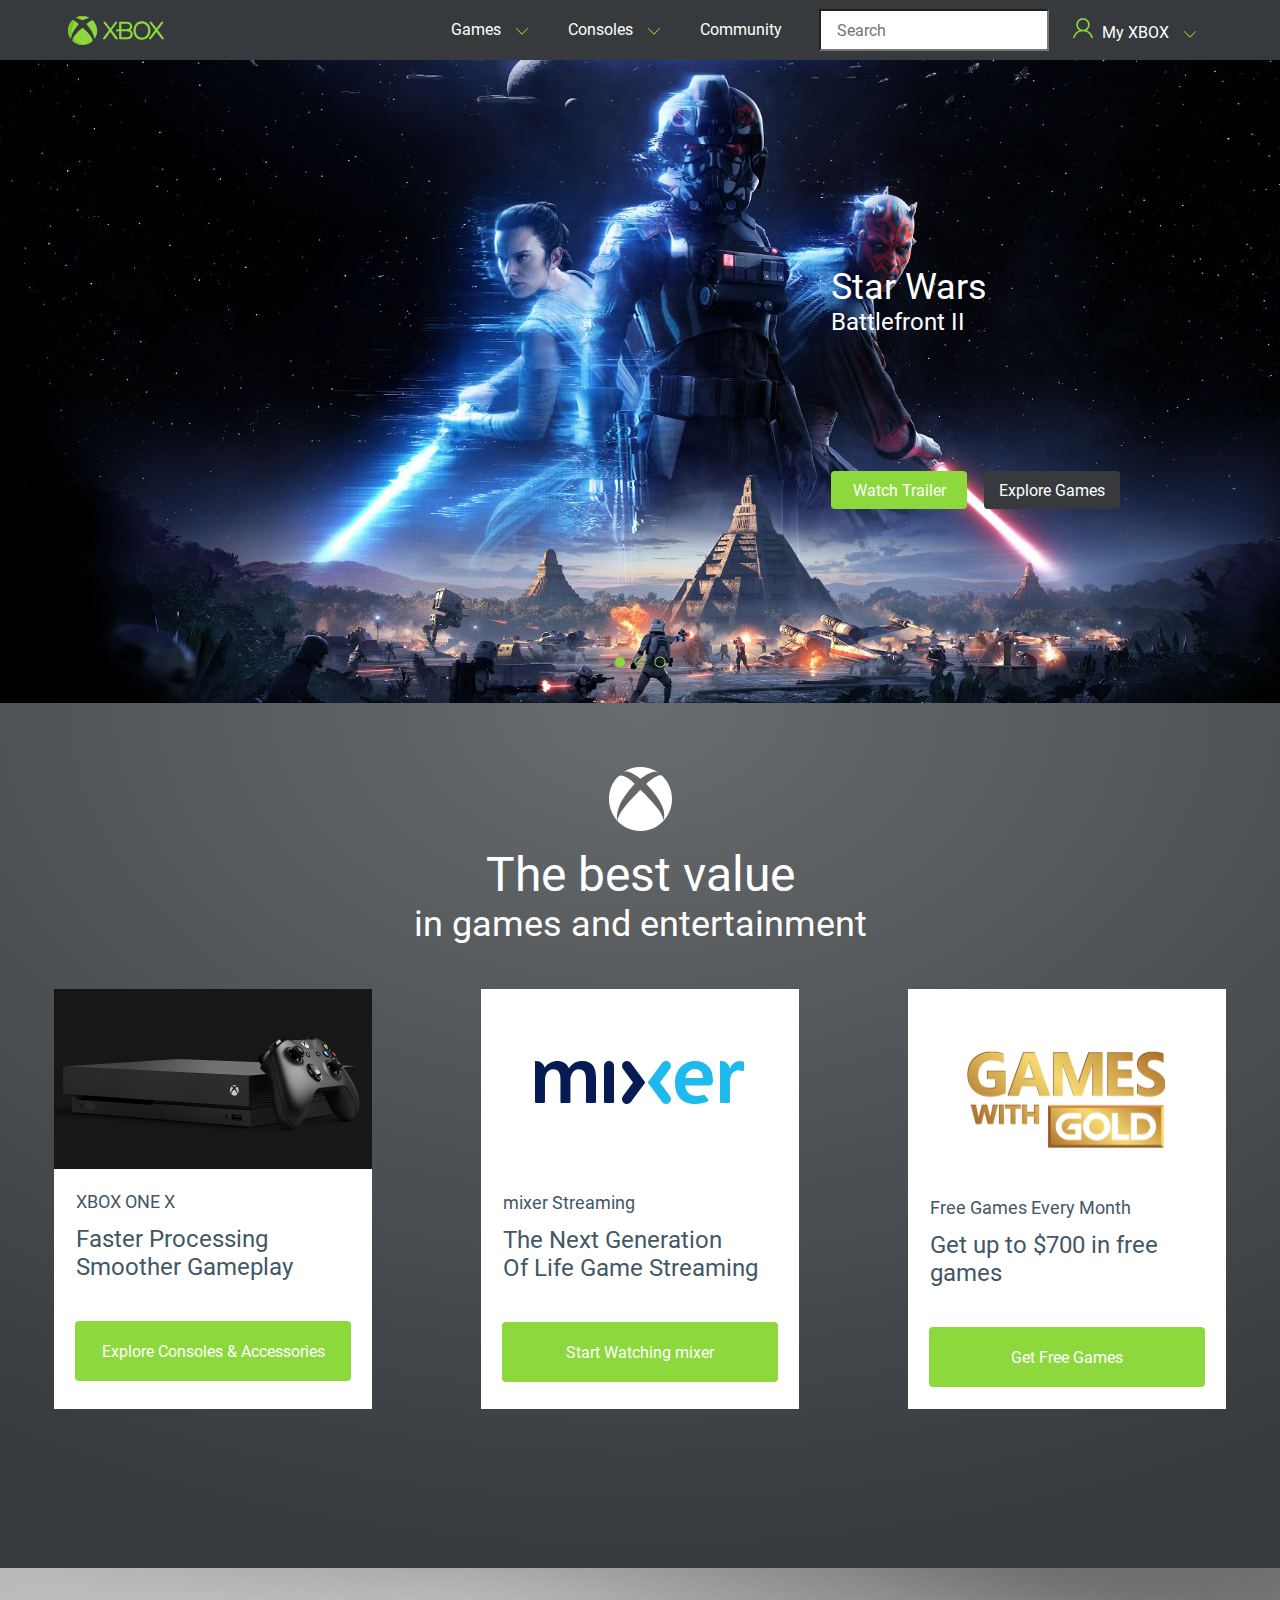
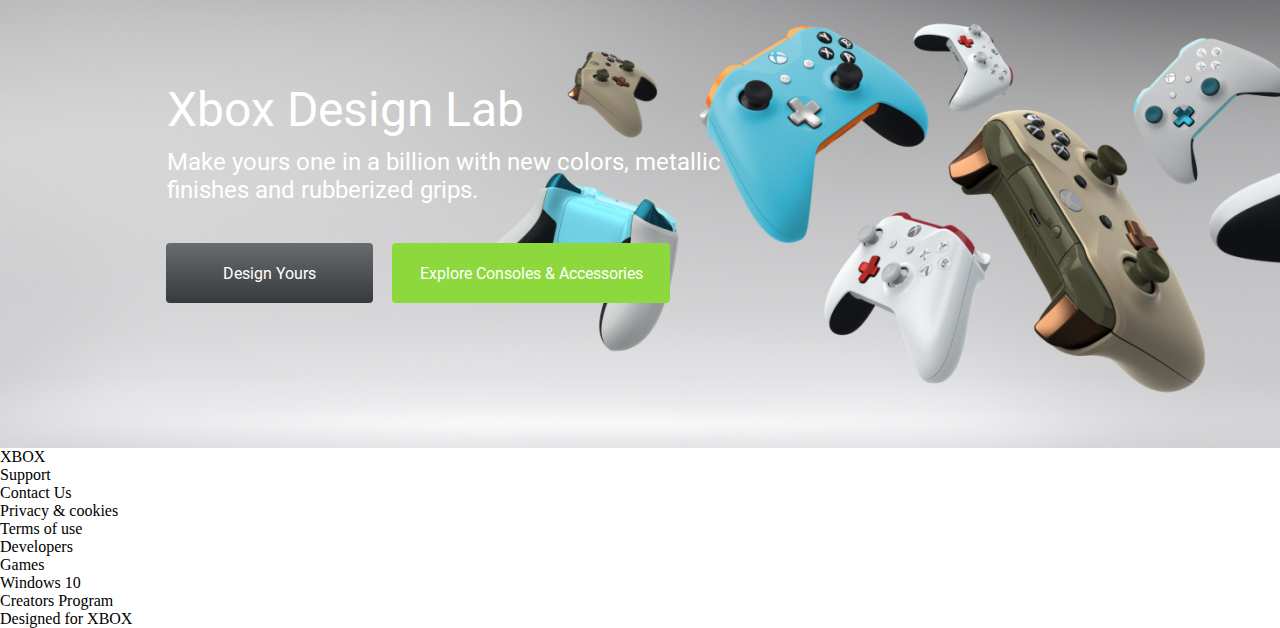
<file: index.html>
<!DOCTYPE html>
<html lang="en">
<head>
    <meta charset="UTF-8">
    <meta http-equiv="X-UA-Compatible" content="IE=edge">
    <meta name="viewport" content="width=device-width, initial-scale=1.0">
    <link rel="stylesheet" href="./assets/css/style.css">
    <title>XBOX</title>
</head>
<body>
    <!--header block-->
    <header class="header">
        <div class="container">
            <div class="header__wrap">
                <div class="header__logo"><img src="./assets/img/xbox_logo.svg" alt="img" class="header__logo__img"></div>
                <div class="header__list__block">
                    <ul class="header__list">
                        <li class="header__list__item"><p class="list__item text">Games</p></li>
                        <li class="header__list__item"><p class="list__item text">Consoles</p></li>
                        <li class="header__list__item"><p class="list__item1 text">Community</p></li>
                        <div class="header__input__block"><input type="text" class="header__list__input" placeholder="Search"></div>
                        <li class="header__list__item4"><a href="./registration.html" class="text list__item__reg">My XBOX</a></li>
                    </ul>
                </div>
            </div>
        </div>
    </header>
    <!-- first section -->
    <section class="section">
        <div class="container">
            <!-- wrap of section -->
            <div class="section__wrap">
                <div class="section__title">Star Wars</div>
                <div class="section__subtitle">Battlefront II</div>
                <button class="btn section__first__button">Watch Trailer</button>
                <button class="btn section__second__button">Explore Games</button>
                <div class="section__indicators"><img src="./assets/img/carousel-indicators.png" alt="img"></div>
            </div>
        </div>
    </section>
    <!-- second section -->
    <section class="section2">
        <div class="container">
            <!-- wrap of section -->
            <div class="section2__wrap">
                <div class="section2__logo"><img src="./assets/img/sec2logo'.svg" alt="img"></div>
                <div class="section2__title">The best value</div>
                <div class="section2__subtitle">in games and entertainment</div>
                <div class="section2__blocks">
                    <!-- first block of information in seconds section -->
                    <div class="section2__infoblock1">
                        <div class="image section2__infoblock__img"><img src="./assets/img/sec2xbox-one-x.png" alt="img"></div>
                        <div class="section2__infoblock__under__img">
                            <div class="subtitle section2__infoblock__subtitle">XBOX ONE X</div>
                            <div class="title section2__infoblock__title">Faster Processing <br>Smoother Gameplay</div>
                            <button class="button section2__infoblock__button1">Explore Consoles & Accessories</button>
                        </div>
                    </div>
                    <!-- second block of information in seconds section -->
                    <div class="section2__infoblock2">
                        <div class="image section2__infoblock__img2"><img src="./assets/img/mixer-logo.svg" alt="img"></div>
                        <div class="subtitle section2__infoblock__subtitle2">mixer Streaming</div>
                        <div class="title section2__infoblock__title">The Next Generation <br>Of Life Game Streaming</div>
                        <button class="button section2__infoblock__button2">Start Watching mixer</button>
                    </div>
                    <!-- third block of information in seconds section -->
                    <div class="section2__infoblock3">
                        <div class="image section2__infoblock__img3"><img src="./assets/img/gameswithogld.svg" alt="img"></div>
                        <div class="subtitle section2__infoblock__subtitle3">Free Games Every Month</div>
                        <div class="title section2__infoblock__title">Get up to $700 in free games</div>
                        <button class="button section2__infoblock__button3">Get Free Games</button>
                    </div>
                </div>
            </div>
        </div>    
    </section>
    <!-- section3 -->
    <section class="section3">
        <div class="container">
            <!-- wrap of section -->
            <div class="section3__wrap">
                <div class="section3__title">Xbox Design Lab</div>
                <div class="section3__subtitle">Make yours one in a billion with new colors, metallic <br>finishes and rubberized grips.</div>
                <button class="section3__button1">Design Yours</button>
                <button class="section3__button2">Explore Consoles & Accessories</button>
            </div>
        </div>                
    </section>
    <!-- footer -->
    <footer class="footer">
        <div class="container">
            <!-- wrap of footer -->
            <div class="footer__wrap">
                <!-- footer list of information -->
                <div class="footer__list1">
                    <ul class="footer__xbox__list">
                        <div class="footer__xbox__list__title">XBOX</div>
                        <li class="xbox__list__item">Support</li>
                        <li class="xbox__list__item">Contact Us</li>
                        <li class="xbox__list__item">Privacy & cookies </li>
                        <li class="xbox__list__item">Terms of use </li>
                    </ul>
                </div>
                <!-- footer list of information -->
                <div class="footer__list2">
                    <ul class="footer__developers__list">
                        <div class="footer__xbox__list__title">Developers</div>
                        <li class="xbox__list__item">Games</li>
                        <li class="xbox__list__item">Windows 10</li>
                        <li class="xbox__list__item">Creators Program</li>
                        <li class="xbox__list__item">Designed for XBOX</li>
                    </ul>
                </div>
            </div>
        </div>
    </footer>
</body>
</html>
</file>
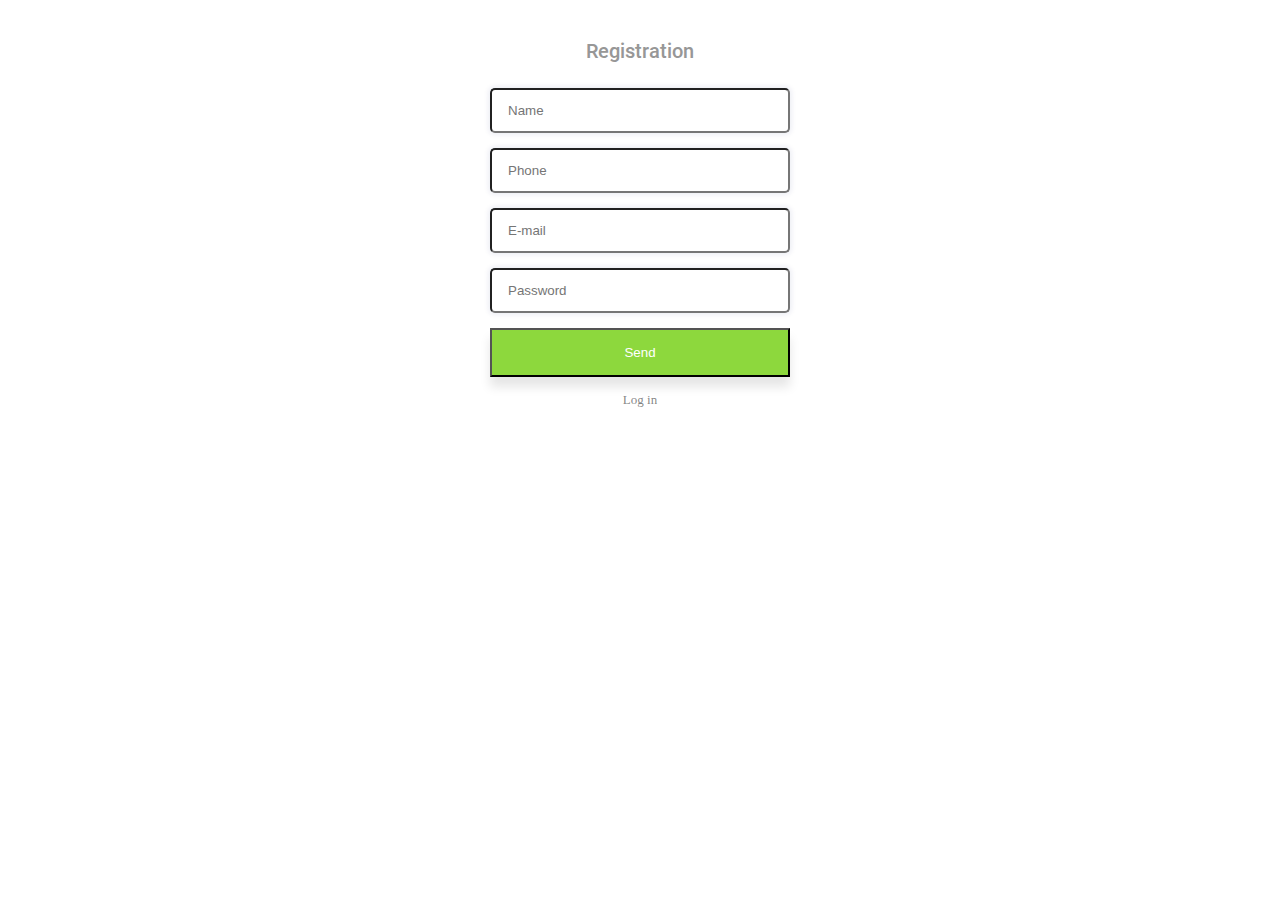
<file: registration.html>
<!DOCTYPE html>
<html lang="en">
<head>
    <meta charset="UTF-8">
    <meta http-equiv="X-UA-Compatible" content="IE=edge">
    <meta name="viewport" content="width=device-width, initial-scale=1.0">
    <link rel="stylesheet" href="./assets/css/style2.css">
    <title>Registration</title>
</head>
<body>
    <div class="registration">
        <form action="" class="registration__form">
            <div class="registration__title">Registration</div>
            <input type="text" class="registration__input" placeholder="Name">
            <input type="tel" class="registration__input" placeholder="Phone">
            <input type="email" class="registration__input" placeholder="E-mail">
            <input type="password" class="registration__input" placeholder="Password">
            <input type="submit" value="Send" class="registration__submit">
            <a href="#" class="registration__login">Log in</a>
        </form>
    </div>
</body>
</html>
</file>
<file: assets/css/style2.css>
*{
    margin: 0;
    padding: 0;
}
a{
    text-decoration: none;
}
@font-face {
    font-family: 'Roboto';
    src: url(../fonts/Roboto-Medium.ttf);
}

.registration{
    margin: 0 auto;
    max-width: 300px;
    padding: 40px;
    color: #979797;
}
.registration__form{
    display: flex;
    flex-direction: column;
}
.registration__title{
    margin-bottom: 25px;
    text-align: center;
    font-family: 'Roboto';
    color: #979797;
    font-size: 20px;
    line-height: 23px;
    text-align: center;
}
.registration__input{
    box-shadow: 0px 0px 5px 2px rgba(0, 29, 108, 0.07);
    border-radius: 5px;
    padding: 13px 16px;
    margin-bottom: 15px;
}
.registration__submit{
    background: #8DD83D;
    box-shadow: 0px 10px 10px rgba(0, 0, 0, 0.1);
    color: #FFFF;
    padding: 15px 85px;
    margin-bottom: 15px;
}
.registration__login{
    font-size: 13px;
    line-height: 15px;
    text-align: center;
    color: rgba(0, 0, 0, 0.5);
}
</file>
<file: assets/css/style.css>
/* reset for css */
*{
    margin: 0;
    padding: 0;
}
a{
    text-decoration: none;
}
li{
    list-style: none;
}
img {
    max-width: 100%;
    display: block;
  }
@font-face {
    font-family: 'Roboto';
    src: url(../fonts/Roboto-Regular.ttf);
}
/* header */
.header{
    background-color: #373A3C;
}
.container{
    max-width: 1400px;
    margin: 0 auto;
}
.header__wrap{
    display: flex;
    justify-content: center;
    height: 60px;
    align-items: center;
}
.header__logo{}
.header__logo__img{}
.header__list__block{
    display: flex;
}
.header__list{
    display: flex;
    justify-content: space-between;
    padding-left: 287px;
    align-items: center;
}
.list__item::after{
    display: inline-block;
    width: 12px;
    height: 7px;
    margin-left: 15px;
    align-items: center;
    content:'';
    background-image: url(../img/down-arrow.svg);
}
.list__item__reg::after{
    display: inline-block;
    width: 12px;
    height: 7px;
    margin-left: 15px;
    content:'';
    background-image: url(../img/down-arrow.svg);
}
.list__item__reg::before{
    padding-right: 9px;
    display: inline-block;
    width: 20px;
    height: 20px;
    align-items: center;
    content:'';
    background-image: url(../img/user.svg);
    background-repeat: no-repeat;
}
.list__item{
    padding-right: 40px;
}
.list__item1{
    padding-right: 37px;
}
.text{
    font-family: 'Roboto';
    font-style: normal;
    font-weight: 400;
    font-size: 16px;
    line-height: 16px;
    color: #FFFFFF;
}
.header__list__input{
    width: 209.8px;
    height: 38px;
    font-family: 'Roboto';
    font-style: normal;
    font-weight: 400;
    font-size: 16px;
    line-height: 21px;  
    background-color: #FFFF;
    padding-left: 16px;
}
.header__input__block{
    padding-right: 24px;
}
.list__item__reg{
    padding-right: 16px;
}

/* section1 */

.section{
    background-image: url(../img/Star-Wars-Battlefront-II-combat.svg);
    height: 643px;
}
.section__wrap{
    
}
.section__title{
    padding-top: 206px;
    margin-left: 831px;
    font-family: 'Roboto';
    font-style: normal;
    font-weight: 400;
    font-size: 36px;
    line-height: 42px;
    color: #FFFFFF;
}
.section__subtitle{
    font-family: 'Roboto';
    font-style: normal;
    margin-left: 831px;
    font-weight: 400;
    font-size: 24px;
    line-height: 28px;
    color: #FFFFFF;
}
.btn{
    width: 136px;
    height: 38px;
    font-family: 'Roboto';
    font-style: normal;
    font-weight: 400;
    font-size: 16px;
    line-height: 21px;
    color: #FFFFFF;
    border-radius: 4px;
    border: none;
}
.section__first__button{
    background-color: #8DD83D;
    margin-top: 135px;
    margin-left: 831px;
}
.section__second__button{
    background-color: #373A3C;
    margin-left: 13px;
}
.section__indicators{
    margin-top: 147px;
    display: flex;
    justify-content: center;
}

/* second section */
.section2{
    height: 865px;
    background: radial-gradient(100% 100% at 50% 0%, #686C6F 0%, #373A3C 100%);
}
.section2__wrap{}
.section2__logo{
    padding-top: 64px;
    display: flex;
    justify-content: center;
}
.section2__title{
    font-family: 'Roboto';
    font-style: normal;
    font-weight: 400;
    font-size: 48px;
    line-height: 56px;
    color: #FFFFFF;
    padding-top: 16px; 
    display: flex;
    justify-content: center;
}
.section2__subtitle{
    display: flex;
    justify-content: center;
    font-family: 'Roboto';
    font-style: normal;
    font-weight: 400;
    font-size: 36px;
    line-height: 42px;
    color: #FFFFFF; 
}
/*  infoblocks */
.section2__blocks{
    display: flex;
    justify-content: space-around;
}
.section2__infoblock1{
    width: 318px;
    height: 420px;
    margin-top: 44px;
    
    background-color: #FFFFFF;
}
.section2__infoblock__img{}
.section2__infoblock__under__img{

}
.section2__infoblock__subtitle{
    font-family: 'Roboto';
    font-style: normal;
    font-weight: 400;
    font-size: 18px;
    line-height: 21px;
    color: #435766;
    padding-top: 22px;
    padding-left: 22px;
}
.section2__infoblock__title{
    font-family: 'Roboto';
    font-style: normal;
    font-weight: 400;
    font-size: 24px;
    line-height: 28px;
    color: #435766;
    padding-top: 13px;
    padding-left: 22px;
}
.button{
    border: none;
    background: #8DD83D;
    border-radius: 4px;
    width: 276px;
    height: 60px;
    margin-top: 40px;
    margin-left: 21px;
    margin-bottom: 27px;
    font-family: 'Roboto';
    font-style: normal;
    font-weight: 400;
    font-size: 16px;
    line-height: 21px;
    color: #FFFFFF;
}
/* second infoblock */
.section2__infoblock2{
    width: 318px;
    height: 420px;
    margin-top: 44px;
    background-color: #FFFFFF;
}
.section2__infoblock__img2{
    padding-top: 54px;
    display: flex;
    justify-content: center;
    
}
.section2__infoblock__under__img{

}
.section2__infoblock__subtitle2{
    font-family: 'Roboto';
    font-style: normal;
    font-weight: 400;
    font-size: 18px;
    line-height: 21px;
    color: #435766;
    padding-top: 88px;
    padding-left: 22px;
}
.section2__infoblock__title{
    font-family: 'Roboto';
    font-style: normal;
    font-weight: 400;
    font-size: 24px;
    line-height: 28px;
    color: #435766;
    padding-top: 13px;
    padding-left: 22px;
}
/* third infoblock */
.section2__infoblock3{
    width: 318px;
    height: 420px;
    margin-top: 44px;
    background-color: #FFFFFF;
}
.section2__infoblock__img3{
    padding-top: 54px;
    display: flex;
    justify-content: center;
    
}
.section2__infoblock__under__img{

}
.section2__infoblock__subtitle3{
    font-family: 'Roboto';
    font-style: normal;
    font-weight: 400;
    font-size: 18px;
    line-height: 21px;
    color: #435766;
    padding-top: 40px;
    padding-left: 22px;
}
.section2__infoblock__title{
    font-family: 'Roboto';
    font-style: normal;
    font-weight: 400;
    font-size: 24px;
    line-height: 28px;
    color: #435766;
    padding-top: 13px;
    padding-left: 22px;
}

/* section 3 */

.section3{
    background-image: url(../img/sec3bg.jpg);
    background-repeat: no-repeat;
    height: 480px;
}

.section3__wrap{}
.section3__title{
    font-family: 'Roboto';
    font-style: normal;
    font-weight: 400;
    font-size: 48px;
    line-height: 56px;
    color: #FFFFFF;
    padding-top: 114px;
    padding-left: 167px;
}
.section3__subtitle{
    font-family: 'Roboto';
    font-style: normal;
    font-weight: 400;
    font-size: 24px;
    line-height: 28px;
    color: #FFFFFF;
    padding-top: 10px;
    padding-left: 167px;
}
.section3__button1{
    background: linear-gradient(180deg, #686C6F 0%, #373A3C 100%);
    border-radius: 4px;
    font-family: 'Roboto';
    font-style: normal;
    font-weight: 400;
    font-size: 16px;
    line-height: 21px;
    color: #FFFFFF;
    border: none;
    margin-top: 39px;
    margin-left: 166px;
    width: 207px;
    height: 60px;
}
.section3__button2{
    background: #8DD83D;
    border-radius: 4px;
    font-family: 'Roboto';
    font-style: normal;
    font-weight: 400;
    font-size: 16px;
    line-height: 21px;
    color: #FFFFFF;
    border: none;
    margin-left: 15px;
    width: 278px;
    height: 60px;
}
</file>
